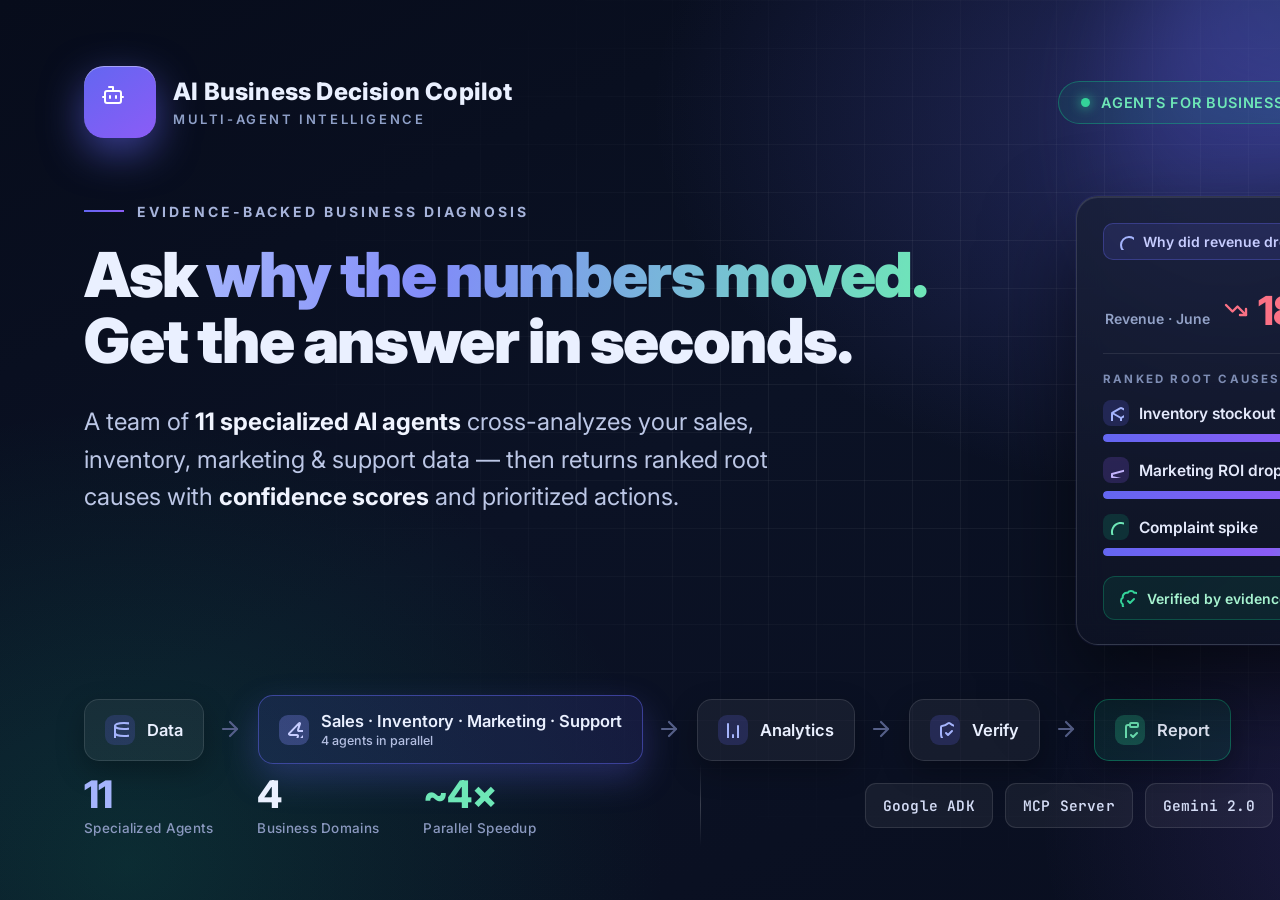
<file: docs/cover.html>
<!DOCTYPE html>
<html lang="en">
<head>
<meta charset="utf-8">
<link rel="preconnect" href="https://fonts.googleapis.com">
<link rel="preconnect" href="https://fonts.gstatic.com" crossorigin>
<link href="https://fonts.googleapis.com/css2?family=Inter:wght@400;500;600;700;800;900&family=JetBrains+Mono:wght@500;600;700&display=swap" rel="stylesheet">
<style>
  * { margin: 0; padding: 0; box-sizing: border-box; }
  html, body { width: 1600px; height: 900px; overflow: hidden; }
  body {
    font-family: 'Inter', 'Segoe UI', system-ui, sans-serif;
    background: #060a15; color: #eaf0ff; position: relative;
    -webkit-font-smoothing: antialiased;
  }
  svg.i { width: 1em; height: 1em; display: block; }

  /* ---------- Background ---------- */
  .bg {
    position: absolute; inset: 0;
    background:
      radial-gradient(1100px 680px at 82% 12%, rgba(99,102,241,0.34), transparent 60%),
      radial-gradient(900px 760px at 8% 96%, rgba(16,185,129,0.16), transparent 60%),
      radial-gradient(800px 560px at 96% 92%, rgba(139,92,246,0.22), transparent 62%),
      linear-gradient(155deg, #070c1b 0%, #0b1225 46%, #090e1f 100%);
  }
  .grid {
    position: absolute; inset: 0;
    background-image:
      linear-gradient(rgba(255,255,255,0.05) 1px, transparent 1px),
      linear-gradient(90deg, rgba(255,255,255,0.05) 1px, transparent 1px);
    background-size: 48px 48px;
    mask-image: radial-gradient(1000px 640px at 64% 42%, #000 24%, transparent 80%);
    -webkit-mask-image: radial-gradient(1000px 640px at 64% 42%, #000 24%, transparent 80%);
  }
  .ring {
    position: absolute; width: 640px; height: 640px; right: -150px; top: -180px; border-radius: 50%;
    background: conic-gradient(from 210deg, rgba(99,102,241,0), rgba(99,102,241,0.6), rgba(16,185,129,0.4), rgba(139,92,246,0.4), rgba(99,102,241,0));
    filter: blur(50px); opacity: 0.5;
  }

  .wrap { position: relative; width: 100%; height: 100%; padding: 66px 84px; display: flex; flex-direction: column; }

  /* ---------- Top bar ---------- */
  .topbar { display: flex; align-items: center; justify-content: space-between; }
  .brand { display: flex; align-items: center; gap: 17px; }
  .logo {
    width: 72px; height: 72px; border-radius: 20px;
    background: linear-gradient(145deg, #6366f1, #8b5cf6);
    display: flex; align-items: center; justify-content: center; color: #fff; font-size: 38px;
    box-shadow: 0 14px 40px rgba(99,102,241,0.55), inset 0 1px 0 rgba(255,255,255,0.4);
  }
  .brand-txt .n { font-weight: 800; font-size: 24px; letter-spacing: 0.2px; }
  .brand-txt .s { font-size: 13px; color: #8fa0c8; font-weight: 600; margin-top: 5px; letter-spacing: 2.6px; text-transform: uppercase; }
  .track-chip {
    display: inline-flex; align-items: center; gap: 11px; padding: 12px 22px; border-radius: 999px;
    background: rgba(16,185,129,0.10); border: 1px solid rgba(16,185,129,0.42);
    color: #6ee7b7; font-weight: 600; font-size: 14.5px; letter-spacing: 0.7px;
  }
  .track-chip .dot { width: 9px; height: 9px; border-radius: 50%; background: #34d399; box-shadow: 0 0 12px #34d399; }

  /* ---------- Main (hero + preview) ---------- */
  .main { display: flex; gap: 48px; margin-top: 58px; align-items: flex-start; }
  .left { flex: 1; min-width: 0; }
  .eyebrow { display: inline-flex; align-items: center; gap: 13px; font-size: 14px; letter-spacing: 3px;
    text-transform: uppercase; color: #a6b3da; font-weight: 700; margin-bottom: 22px; }
  .eyebrow .bar { width: 40px; height: 2px; background: linear-gradient(90deg,#6366f1,#8b5cf6); }
  h1 { font-size: 62px; line-height: 1.08; font-weight: 900; letter-spacing: -1.4px; }
  h1 .grad {
    background: linear-gradient(100deg, #a5b4fc 0%, #818cf8 32%, #6ee7b7 100%);
    -webkit-background-clip: text; background-clip: text; color: transparent;
  }
  .sub { margin-top: 28px; font-size: 24px; line-height: 1.55; color: #bcc7e6; max-width: 720px; font-weight: 400; }
  .sub b { color: #f0f4ff; font-weight: 700; }

  /* ---------- Preview card (glass) ---------- */
  .card {
    width: 440px; flex-shrink: 0; border-radius: 22px; padding: 26px 26px 24px;
    background: linear-gradient(180deg, rgba(24,31,54,0.82), rgba(14,19,36,0.82));
    border: 1px solid rgba(255,255,255,0.13);
    box-shadow: 0 40px 90px rgba(0,0,0,0.55), 0 0 0 1px rgba(99,102,241,0.10), inset 0 1px 0 rgba(255,255,255,0.10);
    backdrop-filter: blur(14px);
  }
  .card-top { display: flex; align-items: center; justify-content: space-between; margin-bottom: 20px; }
  .qpill { display: inline-flex; align-items: center; gap: 9px; padding: 9px 14px; border-radius: 10px;
    background: rgba(99,102,241,0.14); border: 1px solid rgba(99,102,241,0.32); color: #c7cdff; font-size: 14px; font-weight: 600; }
  .qpill .i { font-size: 16px; color: #a5b4fc; }
  .live { display: inline-flex; align-items: center; gap: 7px; font-size: 12px; color: #6ee7b7; font-weight: 600; letter-spacing: 0.5px; }
  .live .d { width: 7px; height: 7px; border-radius: 50%; background: #34d399; box-shadow: 0 0 10px #34d399; }

  .revrow { display: flex; align-items: baseline; gap: 14px; padding: 6px 2px 18px; border-bottom: 1px solid rgba(255,255,255,0.09); }
  .revrow .lbl { font-size: 14px; color: #93a2c7; font-weight: 600; }
  .revrow .val { font-size: 40px; font-weight: 800; color: #fb7185; letter-spacing: -1px; display: flex; align-items: center; gap: 8px; }
  .revrow .val .i { font-size: 26px; }

  .sec { font-size: 11.5px; letter-spacing: 2.2px; text-transform: uppercase; color: #7e8db4; font-weight: 700; margin: 18px 0 14px; }
  .cause { margin-bottom: 15px; }
  .cause .head { display: flex; align-items: center; justify-content: space-between; margin-bottom: 8px; }
  .cause .name { display: flex; align-items: center; gap: 10px; font-size: 15.5px; font-weight: 600; color: #e4e9fb; }
  .cause .name .ci { width: 26px; height: 26px; border-radius: 8px; display: flex; align-items: center; justify-content: center; font-size: 15px; }
  .ci.a { background: rgba(99,102,241,0.20); color: #a5b4fc; }
  .ci.b { background: rgba(139,92,246,0.20); color: #c4b5fd; }
  .ci.c { background: rgba(16,185,129,0.18); color: #6ee7b7; }
  .cause .pct { font-size: 14px; font-weight: 700; color: #cbd4f0; font-family: 'JetBrains Mono', monospace; }
  .track { height: 8px; border-radius: 999px; background: rgba(255,255,255,0.08); overflow: hidden; }
  .fill { height: 100%; border-radius: 999px; background: linear-gradient(90deg, #6366f1, #8b5cf6 55%, #34d399); }

  .verified { display: flex; align-items: center; gap: 10px; margin-top: 20px; padding: 12px 15px; border-radius: 12px;
    background: rgba(16,185,129,0.10); border: 1px solid rgba(16,185,129,0.30); color: #a7f3d0; font-size: 14px; font-weight: 600; }
  .verified .i { font-size: 18px; color: #34d399; }

  /* ---------- Pipeline ---------- */
  .pipe { margin-top: 50px; display: flex; align-items: center; gap: 14px; }
  .node { display: flex; align-items: center; gap: 12px; padding: 15px 20px; border-radius: 15px;
    background: rgba(255,255,255,0.05); border: 1px solid rgba(255,255,255,0.11);
    font-weight: 600; font-size: 16.5px; white-space: nowrap; box-shadow: 0 10px 28px rgba(0,0,0,0.28); }
  .node .ic { width: 30px; height: 30px; border-radius: 9px; display:flex; align-items:center; justify-content:center; font-size: 17px; color: #a5b4fc; background: rgba(99,102,241,0.20); }
  .n-par { border-color: rgba(99,102,241,0.5); background: rgba(99,102,241,0.13); box-shadow: 0 14px 34px rgba(99,102,241,0.28); }
  .n-par .ic { background: rgba(129,140,248,0.30); color: #c7cdff; }
  .n-out { border-color: rgba(16,185,129,0.42); background: rgba(16,185,129,0.11); }
  .n-out .ic { background: rgba(52,211,153,0.26); color: #6ee7b7; }
  .par-sub { font-size: 12.5px; color: #b4bfe2; font-weight: 500; margin-top: 2px; }
  .arrow { color: #566089; font-size: 22px; }
  .arrow .i { width: 26px; height: 26px; }

  /* ---------- Footer ---------- */
  .footer { margin-top: auto; display: flex; align-items: center; justify-content: space-between; }
  .stats { display: flex; gap: 44px; }
  .stat .v { font-size: 38px; font-weight: 800; letter-spacing: -1px; line-height: 1; }
  .stat .v.i { color: #a5b4fc; } .stat .v.g { color: #6ee7b7; }
  .stat .k { font-size: 13.5px; color: #8b99c0; font-weight: 500; margin-top: 7px; letter-spacing: 0.3px; }
  .divider { width: 1px; height: 82px; background: linear-gradient(180deg, transparent, rgba(255,255,255,0.2), transparent); }
  .stack { display: flex; align-items: center; gap: 12px; }
  .badge { padding: 12px 17px; border-radius: 11px; font-size: 14.5px; font-weight: 600;
    background: rgba(255,255,255,0.055); border: 1px solid rgba(255,255,255,0.11);
    color: #d4dcf5; font-family: 'JetBrains Mono', monospace; letter-spacing: 0.2px; }
</style>
</head>
<body>
  <div class="bg"></div><div class="grid"></div><div class="ring"></div>

  <!-- reusable Lucide-style icons -->
  <svg width="0" height="0" style="position:absolute">
    <defs>
      <g id="ic-bot" fill="none" stroke="currentColor" stroke-width="2" stroke-linecap="round" stroke-linejoin="round"><path d="M12 8V4H8"/><rect width="16" height="12" x="4" y="8" rx="2"/><path d="M2 14h2"/><path d="M20 14h2"/><path d="M15 13v2"/><path d="M9 13v2"/></g>
      <g id="ic-db" fill="none" stroke="currentColor" stroke-width="2" stroke-linecap="round" stroke-linejoin="round"><ellipse cx="12" cy="5" rx="9" ry="3"/><path d="M3 5v14a9 3 0 0 0 18 0V5"/><path d="M3 12a9 3 0 0 0 18 0"/></g>
      <g id="ic-zap" fill="none" stroke="currentColor" stroke-width="2" stroke-linecap="round" stroke-linejoin="round"><path d="M4 14a1 1 0 0 1-.78-1.63l9.9-10.2a.5.5 0 0 1 .86.46l-1.92 6.02A1 1 0 0 0 13 10h7a1 1 0 0 1 .78 1.63l-9.9 10.2a.5.5 0 0 1-.86-.46l1.92-6.02A1 1 0 0 0 11 14z"/></g>
      <g id="ic-bar" fill="none" stroke="currentColor" stroke-width="2" stroke-linecap="round" stroke-linejoin="round"><path d="M3 3v16a2 2 0 0 0 2 2h16"/><path d="M18 17V9"/><path d="M13 17V5"/><path d="M8 17v-3"/></g>
      <g id="ic-shield" fill="none" stroke="currentColor" stroke-width="2" stroke-linecap="round" stroke-linejoin="round"><path d="M20 13c0 5-3.5 7.5-7.66 8.95a1 1 0 0 1-.67-.01C7.5 20.5 4 18 4 13V6a1 1 0 0 1 1-1c2 0 4.5-1.2 6.24-2.72a1.17 1.17 0 0 1 1.52 0C14.51 3.81 17 5 19 5a1 1 0 0 1 1 1z"/><path d="m9 12 2 2 4-4"/></g>
      <g id="ic-clip" fill="none" stroke="currentColor" stroke-width="2" stroke-linecap="round" stroke-linejoin="round"><rect width="8" height="4" x="8" y="2" rx="1"/><path d="M16 4h2a2 2 0 0 1 2 2v14a2 2 0 0 1-2 2H6a2 2 0 0 1-2-2V6a2 2 0 0 1 2-2h2"/><path d="m9 14 2 2 4-4"/></g>
      <g id="ic-arrow" fill="none" stroke="currentColor" stroke-width="2.2" stroke-linecap="round" stroke-linejoin="round"><path d="M5 12h14"/><path d="m12 5 7 7-7 7"/></g>
      <g id="ic-search" fill="none" stroke="currentColor" stroke-width="2" stroke-linecap="round" stroke-linejoin="round"><circle cx="11" cy="11" r="8"/><path d="m21 21-4.3-4.3"/></g>
      <g id="ic-down" fill="none" stroke="currentColor" stroke-width="2.4" stroke-linecap="round" stroke-linejoin="round"><path d="M16 17h6v-6"/><path d="m22 17-8.5-8.5-5 5L2 7"/></g>
      <g id="ic-pkg" fill="none" stroke="currentColor" stroke-width="2" stroke-linecap="round" stroke-linejoin="round"><path d="M11 21.73a2 2 0 0 0 2 0l7-4A2 2 0 0 0 21 16V8a2 2 0 0 0-1-1.73l-7-4a2 2 0 0 0-2 0l-7 4A2 2 0 0 0 3 8v8a2 2 0 0 0 1 1.73z"/><path d="M3.3 7 12 12l8.7-5"/><path d="M12 22V12"/></g>
      <g id="ic-mega" fill="none" stroke="currentColor" stroke-width="2" stroke-linecap="round" stroke-linejoin="round"><path d="m3 11 18-5v12L3 14v-3z"/><path d="M11.6 16.8a3 3 0 1 1-5.8-1.6"/></g>
      <g id="ic-msg" fill="none" stroke="currentColor" stroke-width="2" stroke-linecap="round" stroke-linejoin="round"><path d="M7.9 20A9 9 0 1 0 4 16.1L2 22z"/></g>
      <g id="ic-badge" fill="none" stroke="currentColor" stroke-width="2" stroke-linecap="round" stroke-linejoin="round"><path d="M3.85 8.62a4 4 0 0 1 4.78-4.77 4 4 0 0 1 6.74 0 4 4 0 0 1 4.78 4.78 4 4 0 0 1 0 6.74 4 4 0 0 1-4.77 4.78 4 4 0 0 1-6.75 0 4 4 0 0 1-4.78-4.77 4 4 0 0 1 0-6.76Z"/><path d="m9 12 2 2 4-4"/></g>
    </defs>
  </svg>

  <div class="wrap">
    <div class="topbar">
      <div class="brand">
        <div class="logo"><svg class="i"><use href="#ic-bot"/></svg></div>
        <div class="brand-txt">
          <div class="n">AI Business Decision Copilot</div>
          <div class="s">Multi-Agent Intelligence</div>
        </div>
      </div>
      <div class="track-chip"><span class="dot"></span> AGENTS FOR BUSINESS · GOOGLE ADK CAPSTONE</div>
    </div>

    <div class="main">
      <div class="left">
        <div class="eyebrow"><span class="bar"></span> Evidence-backed business diagnosis</div>
        <h1>Ask <span class="grad">why the numbers&nbsp;moved.</span><br>Get the answer in&nbsp;seconds.</h1>
        <div class="sub">A team of <b>11 specialized AI agents</b> cross-analyzes your sales, inventory, marketing &amp; support data — then returns ranked root causes with <b>confidence scores</b> and prioritized actions.</div>
      </div>

      <!-- Product preview: shows the actual output (problem → answer) -->
      <div class="card">
        <div class="card-top">
          <div class="qpill"><svg class="i"><use href="#ic-search"/></svg> Why did revenue drop?</div>
          <div class="live"><span class="d"></span> LIVE</div>
        </div>

        <div class="revrow">
          <span class="lbl">Revenue&nbsp;·&nbsp;June</span>
          <span class="val"><svg class="i"><use href="#ic-down"/></svg> 18.4%</span>
        </div>

        <div class="sec">Ranked Root Causes</div>

        <div class="cause">
          <div class="head"><div class="name"><span class="ci a"><svg class="i"><use href="#ic-pkg"/></svg></span> Inventory stockout</div><div class="pct">92%</div></div>
          <div class="track"><div class="fill" style="width:92%"></div></div>
        </div>
        <div class="cause">
          <div class="head"><div class="name"><span class="ci b"><svg class="i"><use href="#ic-mega"/></svg></span> Marketing ROI drop</div><div class="pct">85%</div></div>
          <div class="track"><div class="fill" style="width:85%"></div></div>
        </div>
        <div class="cause">
          <div class="head"><div class="name"><span class="ci c"><svg class="i"><use href="#ic-msg"/></svg></span> Complaint spike</div><div class="pct">78%</div></div>
          <div class="track"><div class="fill" style="width:78%"></div></div>
        </div>

        <div class="verified"><svg class="i"><use href="#ic-badge"/></svg> Verified by evidence · 3 actions ready</div>
      </div>
    </div>

    <div class="pipe">
      <div class="node"><span class="ic"><svg class="i"><use href="#ic-db"/></svg></span> Data</div>
      <span class="arrow"><svg class="i"><use href="#ic-arrow"/></svg></span>
      <div class="node n-par"><span class="ic"><svg class="i"><use href="#ic-zap"/></svg></span><div>Sales · Inventory · Marketing · Support<div class="par-sub">4 agents in parallel</div></div></div>
      <span class="arrow"><svg class="i"><use href="#ic-arrow"/></svg></span>
      <div class="node"><span class="ic"><svg class="i"><use href="#ic-bar"/></svg></span> Analytics</div>
      <span class="arrow"><svg class="i"><use href="#ic-arrow"/></svg></span>
      <div class="node"><span class="ic"><svg class="i"><use href="#ic-shield"/></svg></span> Verify</div>
      <span class="arrow"><svg class="i"><use href="#ic-arrow"/></svg></span>
      <div class="node n-out"><span class="ic"><svg class="i"><use href="#ic-clip"/></svg></span> Report</div>
    </div>

    <div class="footer">
      <div class="stats">
        <div class="stat"><div class="v i">11</div><div class="k">Specialized Agents</div></div>
        <div class="stat"><div class="v">4</div><div class="k">Business Domains</div></div>
        <div class="stat"><div class="v g">~4×</div><div class="k">Parallel Speedup</div></div>
      </div>
      <div class="divider"></div>
      <div class="stack">
        <div class="badge">Google ADK</div>
        <div class="badge">MCP Server</div>
        <div class="badge">Gemini 2.0</div>
        <div class="badge">JWT · RBAC</div>
        <div class="badge">Docker</div>
      </div>
    </div>
  </div>
</body>
</html>
</file>
